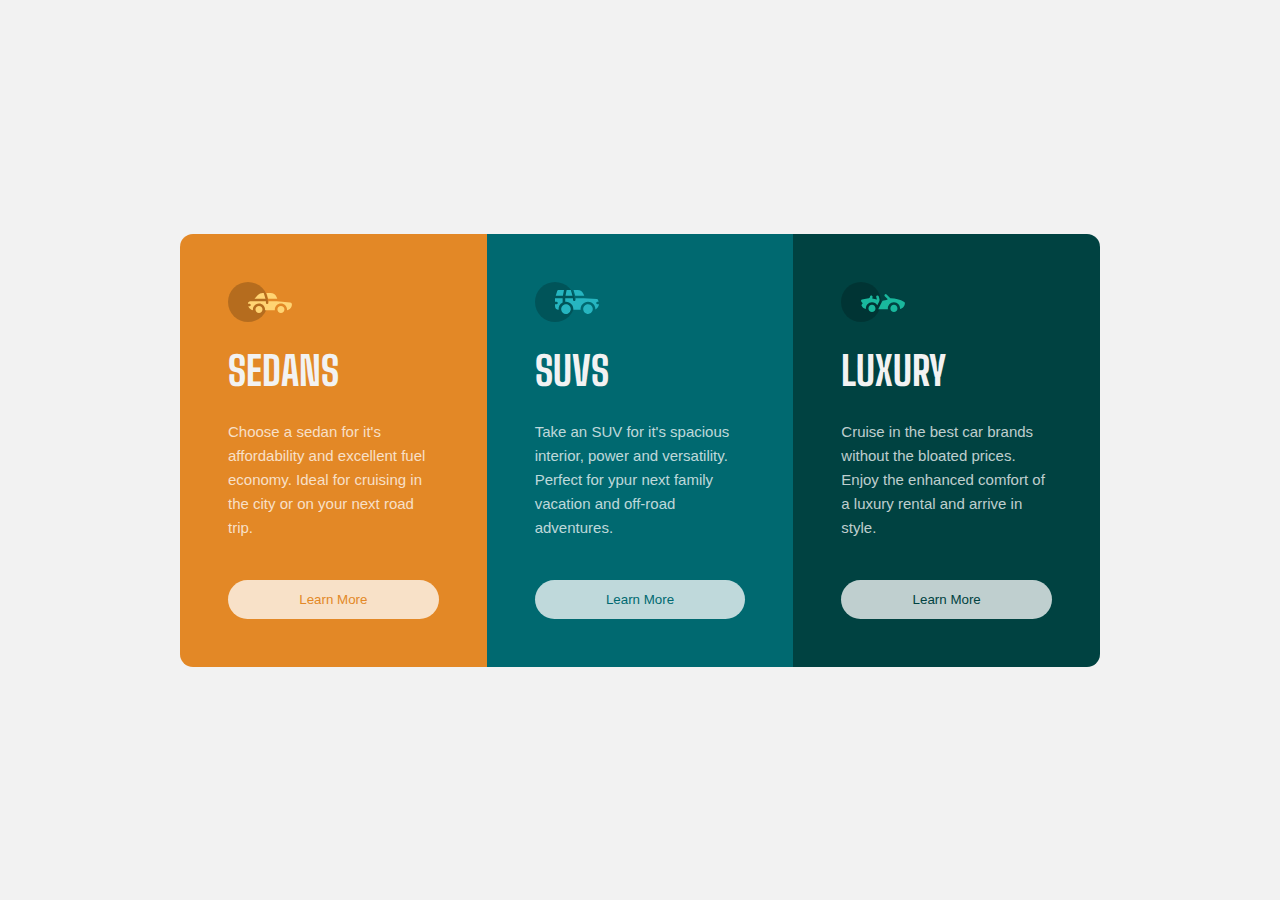
<file: index.html>
<!DOCTYPE html>
<html lang="en">
  <head>
    <meta charset="UTF-8" />
    <meta name="viewport" content="width=device-width, initial-scale=1.0" />
    <link
      rel="shortcut icon"
      href="./assests/favicon-32x32.png"
      type="image/x-icon"
    />
    <link rel="stylesheet" href="style.css" />
    <link rel="preconnect" href="https://fonts.googleapis.com" />
    <link rel="preconnect" href="https://fonts.gstatic.com" crossorigin />
    <link rel="preconnect" href="https://fonts.googleapis.com" />
    <link rel="preconnect" href="https://fonts.gstatic.com" crossorigin />
    <title>3-column-cards</title>
  </head>
  <body>
    <main class="card-container">
      <!-- section-1, card-1 -->
      <section class="card" id="sedan">
        <div class="card-content">
          <img src="assests/./icon-sedans.svg" alt="sedan icon" />
          <h1>SEDANS</h1>
          <p>
            Choose a sedan for it's affordability and excellent fuel economy.
            Ideal for cruising in the city or on your next road trip.
          </p>
        </div>
        <button>Learn More</button>
      </section>
      <!-- Section-2, Card-2 -->
      <section class="card" id="suv">
        <div class="card-content">
          <img src="./assests/icon-suvs.svg" alt="suv icon" />
          <h1>SUVS</h1>
          <p>
            Take an SUV for it's spacious interior, power and versatility.
            Perfect for ypur next family vacation and off-road adventures.
          </p>
        </div>
        <button>Learn More</button>
      </section>
      <!-- section-3, card-3 -->
      <section class="card" id="luxury">
        <div class="card-content">
          <img src="./assests/icon-luxury.svg" alt="luxurt icon" />
          <h1>LUXURY</h1>
          <p>
            Cruise in the best car brands without the bloated prices. Enjoy the
            enhanced comfort of a luxury rental and arrive in style.
          </p>
        </div>
        <button>Learn More</button>
      </section>
    </main>
  </body>
</html>
</file>
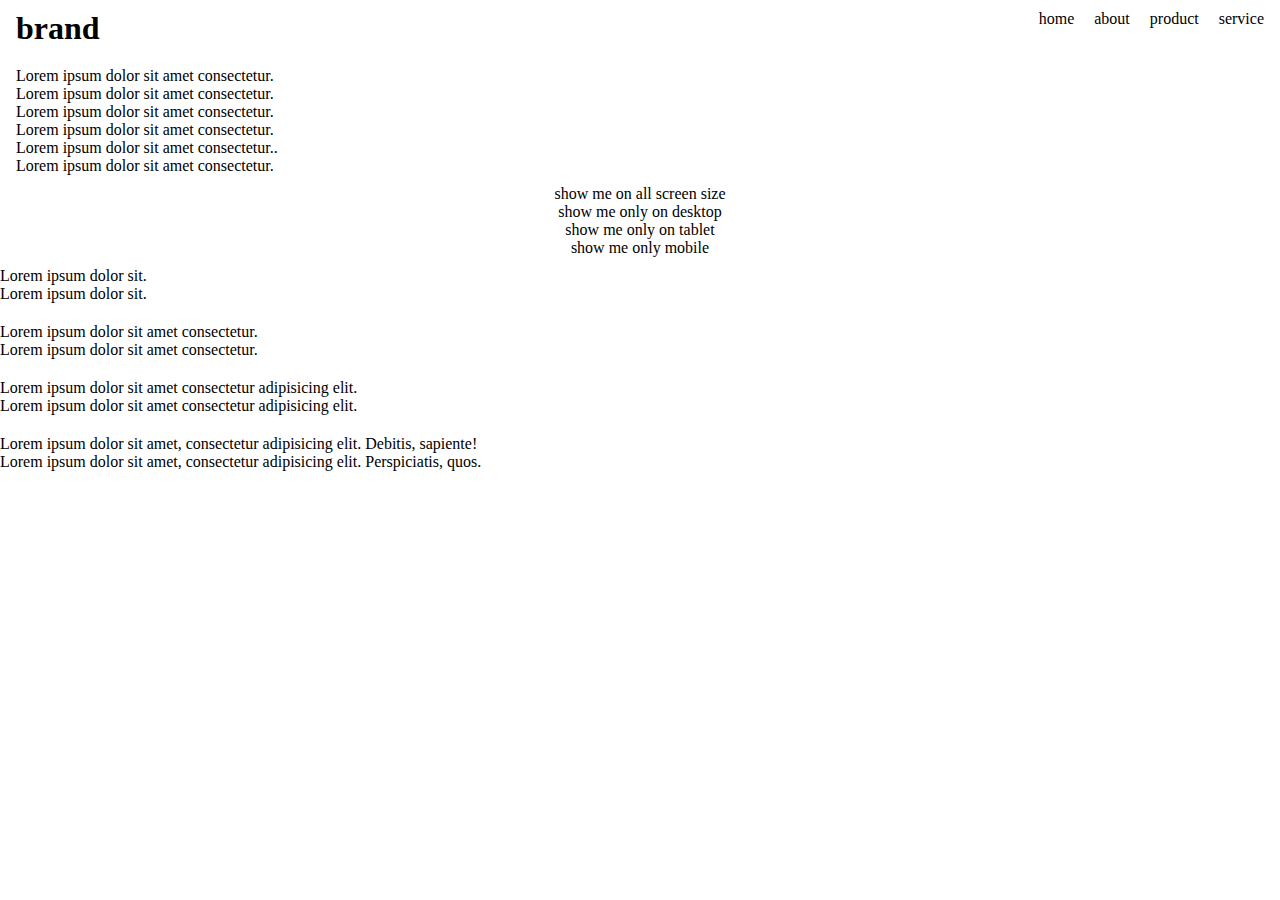
<file: mediaquery.html>
<!DOCTYPE html>
<html lang="en">
  <head>
    <meta charset="UTF-8" />
    <meta name="viewport" content="width=device-width, initial-scale=1.0" />
    <title>mediaquery</title>
    <link rel="stylesheet" href="mediaquery.css">
  </head>
  <body>
    <nav>
      <h1>brand</h1>
      <ul>
        <li>home</li>
        <li>about</li>
        <li>product</li>
        <li>service</li>
      </ul>
      <h2>menu-icon</h2>
    </nav>
    <main>
      <section id="section-1">
        <p>Lorem ipsum dolor sit amet consectetur.</p>
        <p>Lorem ipsum dolor sit amet consectetur.</p>
        <p>Lorem ipsum dolor sit amet consectetur.</p>
        <p>Lorem ipsum dolor sit amet consectetur.</p>
        <p>Lorem ipsum dolor sit amet consectetur..</p>
        <p>Lorem ipsum dolor sit amet consectetur.</p>
      </section>
      <section id="section-2">
        <p>show me on all screen size</p>
        <p id="desktop">show me only on desktop</p>
        <p id="tablet">show me only on tablet</p>
        <p id="mobile">show me only mobile</p>
      </section>
    </main>
    <footer>
      <div>
        <p>Lorem ipsum dolor sit.</p>
        <p>Lorem ipsum dolor sit.</p>
      </div>
      <div>
        <p>Lorem ipsum dolor sit amet consectetur.</p>
        <p>Lorem ipsum dolor sit amet consectetur.</p>
      </div>
      <div>
        <p>Lorem ipsum dolor sit amet consectetur adipisicing elit.</p>
        <p>Lorem ipsum dolor sit amet consectetur adipisicing elit.</p>
      </div>
      <div>
        <p>
          Lorem ipsum dolor sit amet, consectetur adipisicing elit. Debitis,
          sapiente!
        </p>
        <p>
          Lorem ipsum dolor sit amet, consectetur adipisicing elit.
          Perspiciatis, quos.
        </p>
      </div>
    </footer>
  </body>
</html>
</file>
<file: style.css>
@import url('https://fonts.googleapis.com/css2?family=Dancing+Script:wght@400..700&family=Lexend+Deca:wght@100..900&display=swap');
@import url('https://fonts.googleapis.com/css2?family=Big+Shoulders:opsz,wght@10..72,100..900&display=swap');

:root {
  --bright-orange: hsl(31, 77%, 52%);
  --dark-cyan: hsl(184, 100%, 22%);
  --very-dark-cyan: hsl(179, 100%, 13%);
  --transparent-white: hsla(0, 0%, 100%, 0.75);
  --very-light-gray: hsl(0, 0%, 95%);
  --ff-lexan-deca: "Lexand Deca", sans-serif;
  --big-shoulders:"Big Shoulders", sans-serif;
}

* {
  padding: 0;
  margin: 0;
  box-sizing: border-box;
}

body {
font-size: 15px;
background-color: var(--very-light-gray);
display: flex;
/*Use  Flex: column if it's more than one item */
justify-content: center;
align-items: center;
min-height: 100vh;
/* border: 4px solid red; */
}

.card-container{
    /* border: 1px solid blue; */
    display: flex;
    max-width: 920px;
    overflow: hidden;
    flex-wrap: wrap;
    border-radius: 13px;
}
.card{
    flex: 1;
    padding: 48px;
    display: flex;
    flex-direction: column;
    gap: 40px;
    /* min-width: 300px; */
}

#sedan{
    background-color: var(--bright-orange);
}
#suv{
    background-color: var(--dark-cyan);
}
#luxury{
    background-color: var(--very-dark-cyan);
}
.card-content{
    display: flex;
    flex-direction: column;
    gap: 25px;
}
/* card element */
img{
    width: 64px;

}
h1{
    font-family: var(--big-shoulders);
    font-weight: 700;
    font-size: 2.5rem;
    color: var(--very-light-gray);

}
p{
    color: var(--transparent-white);
    font-family: var(--ff-lexan-deca);
    font-family: 400;
    line-height: 1.6; 
    /* line-height does not need any unit */
    }
button{
    background-color: var(--transparent-white);
    border-radius: 25px;
    padding: 12px 30px;
    border: none;
    font-family: var(--ff-lexan-deca);
    font-weight: 400;
    cursor: pointer;
}
#sedan button{
    color: var(--bright-orange);
}
#suv button{
    color: var(--dark-cyan);
}
#luxury button{
    color: var(--very-dark-cyan);
}
#sedan button:hover{
    color: var(--transparent-white);
    background-color: transparent;
    border: 1px solid var(--transparent-white);
}
#suv button:hover{
    color: var(--transparent-white);
    background-color: transparent;
    border: 1px solid var(--transparent-white);
}
#luxury button:hover{
    color: var(--transparent-white);
    background-color: transparent;
    border: 1px solid var(--transparent-white);
} 
/* or */
/* #sedan button:hover, #suv button:hover, #luxury button:hover
{  color: var(--transparent-white);
    background-color: : transparent;
    border: 1px solid var(--transparent-white);
 } */
@media(max-width: 768px){
    .card-container{
        flex-direction: column;
        max-width: 327px;
        margin: 20px, 0;
    }
.card{
    padding: : 35px;
}
}
</file>
<file: mediaquery.css>
/* body {
  background-color: blue;
  color: white;
} */

/* media-query */
/* max-width */

/* tab */
/* @media (max-width: 768px) {
  body {
    background-color: green;
  }
} */
/* mobile */
/* @media (max-width: 426px) {
  body {
    background-color: brown;
  }
} */

/* min-width */
/* 
body{
    background-color: yellow;
}

@media(min-width:768px){
    body{
        background-color: blue;
        color: white;
    }

}

@media(min-width:1024px){
    body{
        background-color: purple;
    } */

* {
  padding: 0;
  margin: 0;
  box-sizing: border-box;
}
nav {
  display: flex;
  justify-content: space-between;
  padding: 10px 16px;
}
ul {
  display: flex;
  gap: 20px;
  list-style: none;
}
h2 {
  display: none;
}
/* main */
main {
  padding: 10px 16px;
}
#section-1 {
  display: flex;
  margin-bottom: 10px;
}
#tablet {
  display: none;
}
#mobile {
  display: none;
  /* visibility: hidden; will remove it but keep the space */
}
/* OR #tablet, #mobile 
{
display: none;
} */
#section-2 {
  text-align: center;
}
footer {
  display: flex;
  padding: 10px, 16px;
  justify-content: space-between;
}
@media (max-width: 768px) {
  #desktop {
    display: none;
  }
  #tablet {
    display: block;
  }
}

@media (max-width: 426px) {
  ul {
    display: none;
  }
  h2 {
    display: block;
  }
}
#section-1 {
  flex-direction: column;
}
/* #desktop{
    display: none; */
#tablet {
  display: block;
}
#mobile {
  display: block;
}
footer {
  flex-direction: column;
  gap: 20px;
}
</file>
